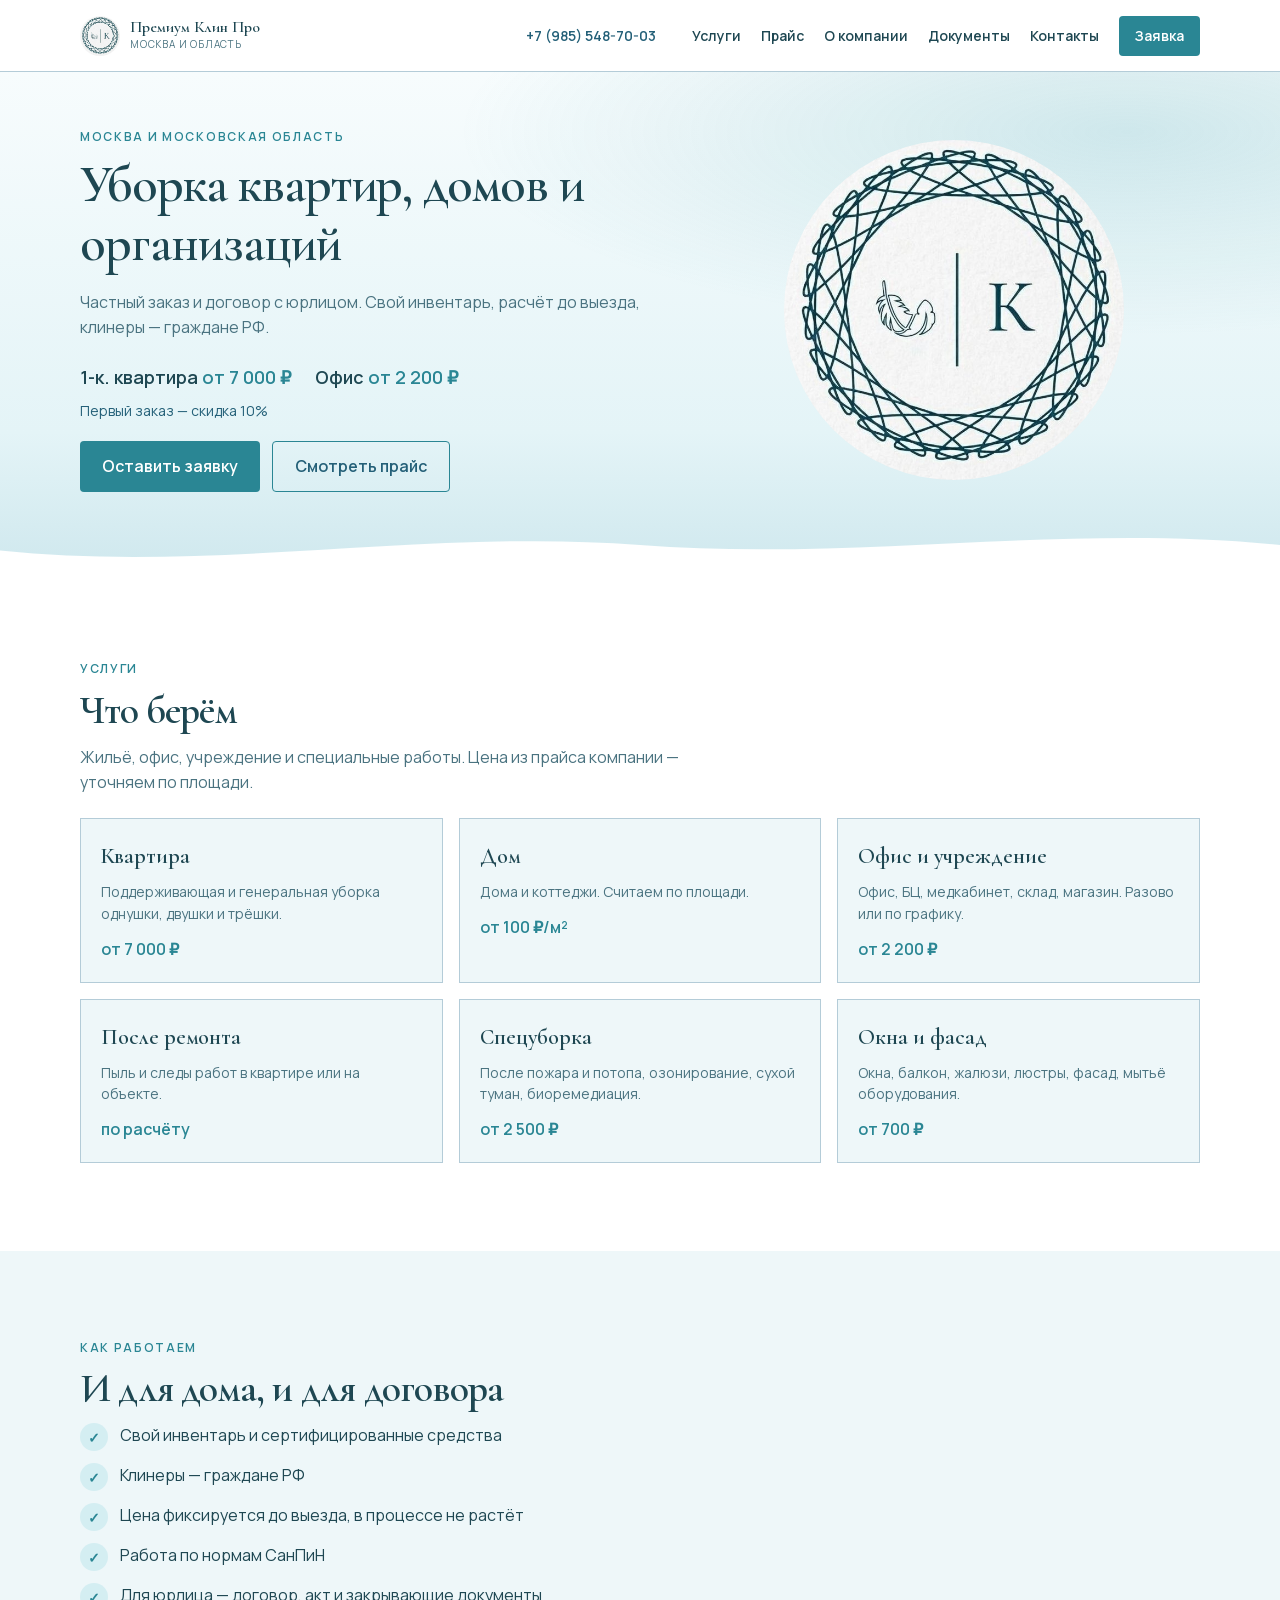
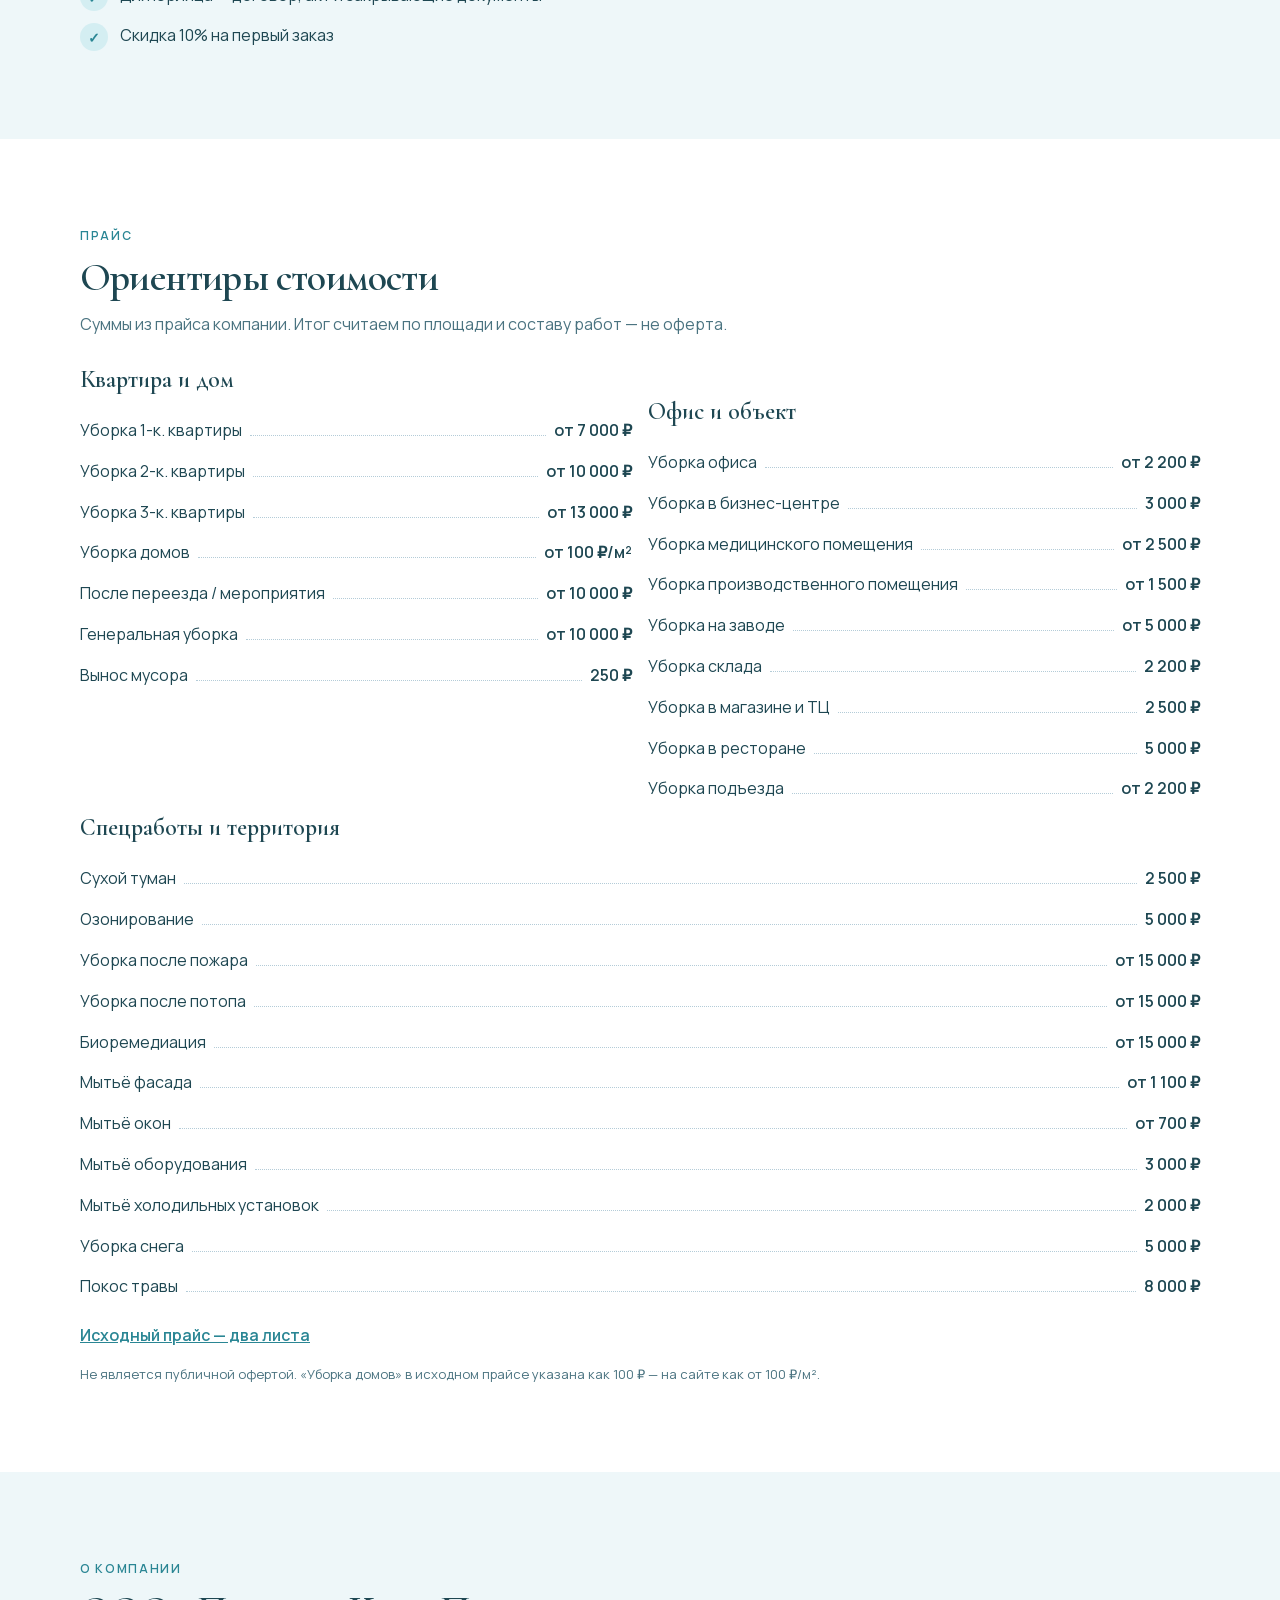
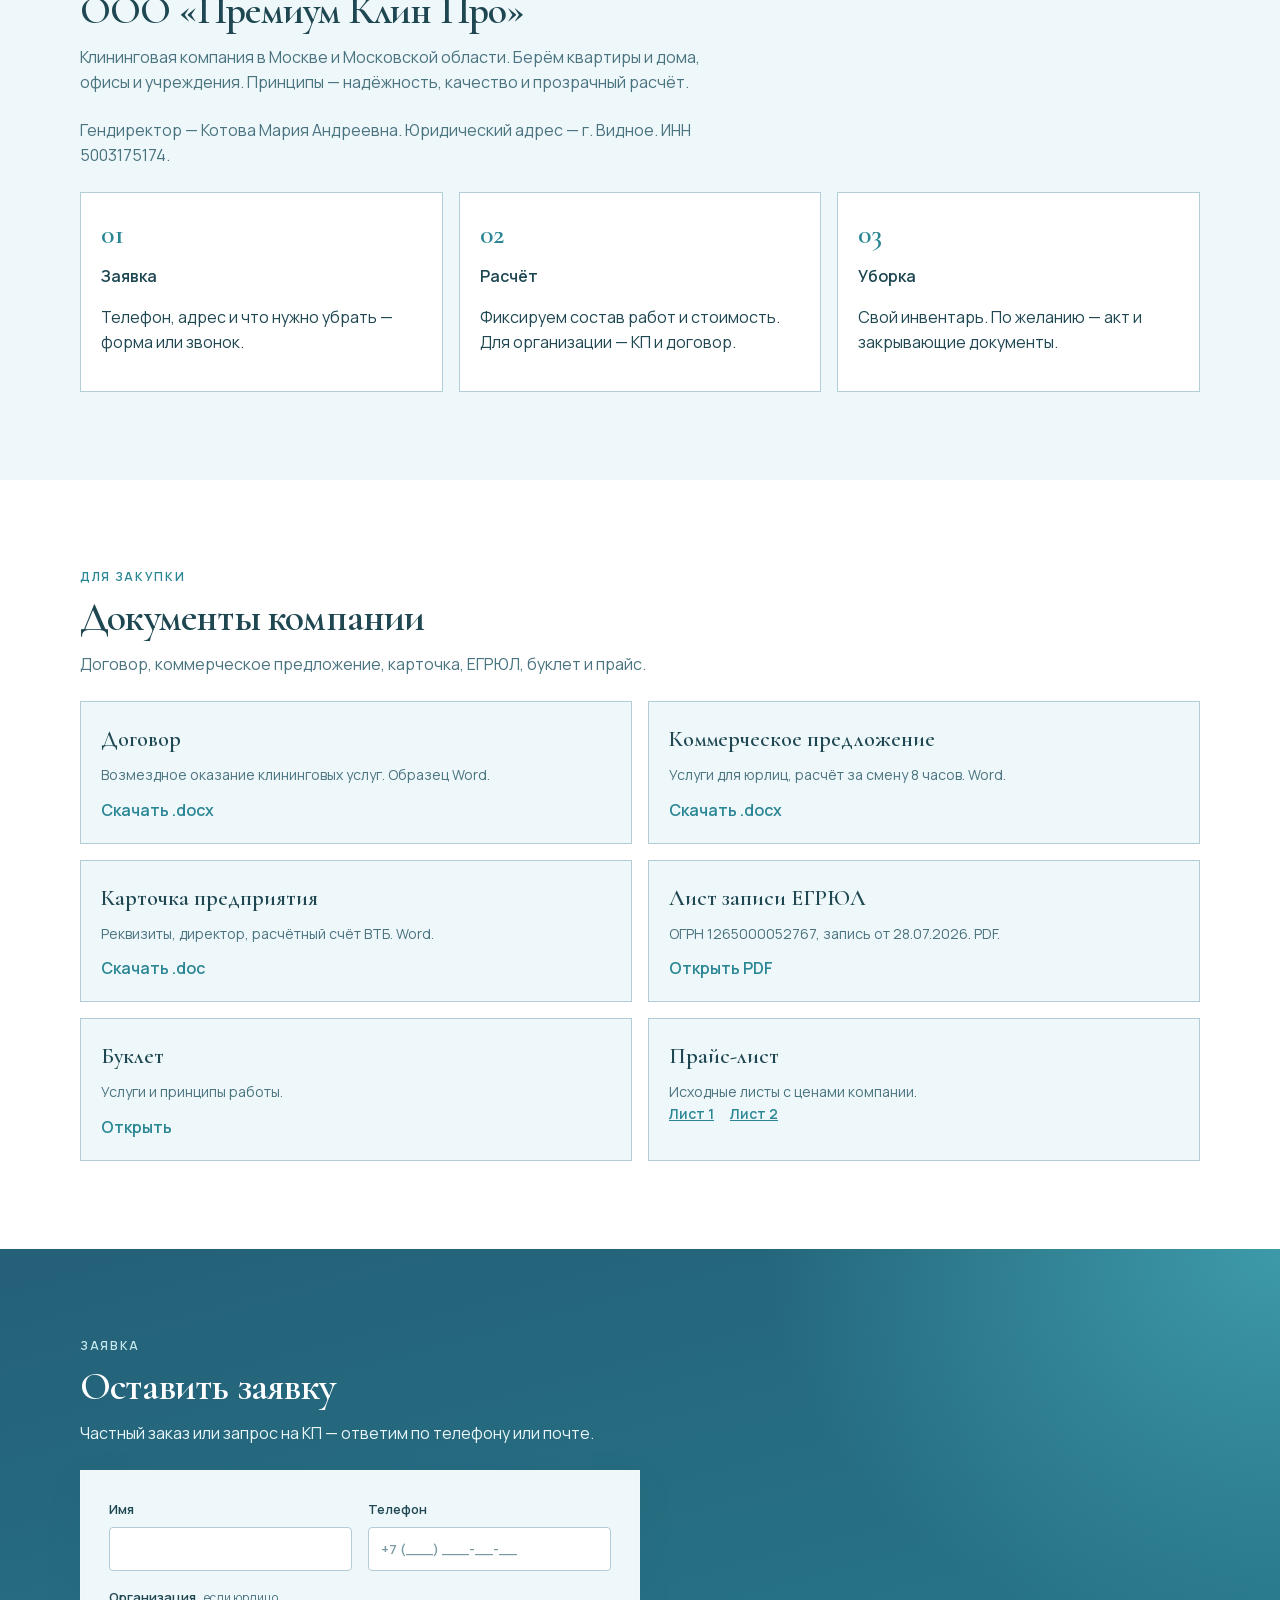
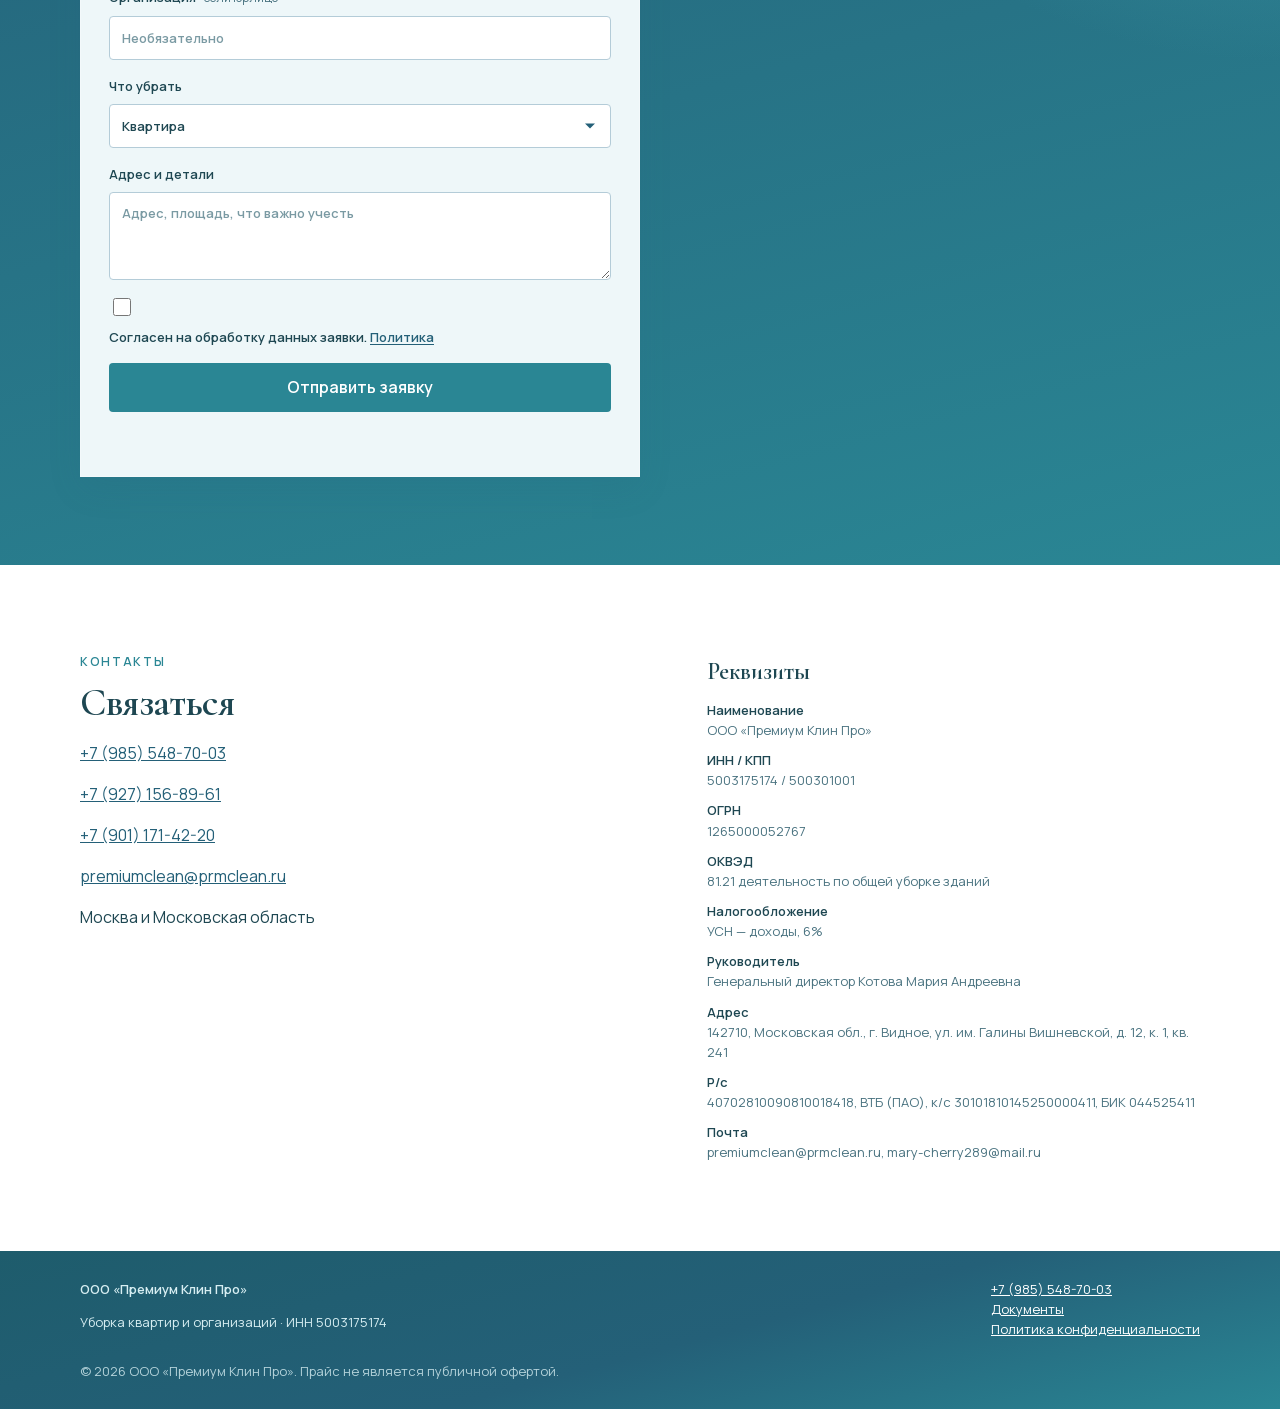
<file: index.html>
<!DOCTYPE html>
<html lang="ru">
<head>
  <meta charset="utf-8" />
  <meta name="viewport" content="width=device-width, initial-scale=1" />
  <meta name="robots" content="noindex, nofollow, noarchive, nosnippet, noimageindex" />
  <meta name="googlebot" content="noindex, nofollow, noarchive, nosnippet" />
  <meta name="yandex" content="none" />
  <meta http-equiv="X-Robots-Tag" content="noindex, nofollow, noarchive" />
  <title>Премиум Клин Про — уборка квартир и организаций, Москва и МО</title>
  <meta name="description" content="Клининг квартир, домов, офисов и учреждений в Москве и МО. ООО «Премиум Клин Про», ИНН 5003175174. Прайс на сайте, договор и документы для закупки." />
  <link rel="icon" href="img/favicon.svg" type="image/svg+xml" />
  <meta property="og:type" content="website" />
  <meta property="og:locale" content="ru_RU" />
  <meta property="og:site_name" content="Премиум Клин Про" />
  <meta property="og:title" content="Премиум Клин Про — уборка квартир и организаций" />
  <meta property="og:description" content="Квартиры, дома, офисы и учреждения в Москве и МО. Прайс на сайте. Для закупки — карточка и ЕГРЮЛ." />
  <meta property="og:image" content="img/logo.jpg" />
  <link rel="preload" href="fonts/manrope-400-cyrillic.woff2" as="font" type="font/woff2" crossorigin />
  <link rel="preload" href="fonts/manrope-400-latin.woff2" as="font" type="font/woff2" crossorigin />
  <link rel="preload" href="fonts/manrope-600-cyrillic.woff2" as="font" type="font/woff2" crossorigin />
  <link rel="preload" href="fonts/manrope-600-latin.woff2" as="font" type="font/woff2" crossorigin />
  <link rel="preload" href="fonts/cormorant-cyrillic.woff2" as="font" type="font/woff2" crossorigin />
  <link rel="preload" href="fonts/cormorant-latin.woff2" as="font" type="font/woff2" crossorigin />
  <link rel="stylesheet" href="css/styles.css?v=11" />
  <script type="application/ld+json">
  {
    "@context": "https://schema.org",
    "@type": "LocalBusiness",
    "name": "Премиум Клин Про",
    "legalName": "ООО «Премиум Клин Про»",
    "taxID": "5003175174",
    "email": "premiumclean@prmclean.ru",
    "telephone": ["+79855487003", "+79271568961", "+79011714220"],
    "address": {
      "@type": "PostalAddress",
      "streetAddress": "ул. имени Галины Вишневской, д. 12, к. 1",
      "addressLocality": "Видное",
      "addressRegion": "Московская область",
      "postalCode": "142710",
      "addressCountry": "RU"
    },
    "areaServed": ["Москва", "Московская область"]
  }
  </script>
</head>
<body>
  <header class="header" data-header>
    <div class="container header__inner">
      <a class="logo" href="#top">
        <img src="img/logo-mark.jpg" alt="" width="40" height="40" />
        <span class="logo__text">
          <span class="logo__name">Премиум Клин Про</span>
          <span class="logo__sub">Москва и область</span>
        </span>
      </a>
      <a class="header__phone" href="tel:+79855487003">+7 (985) 548-70-03</a>
      <nav class="nav" data-nav id="site-nav" aria-label="Разделы сайта">
        <a href="#services">Услуги</a>
        <a href="#prices">Прайс</a>
        <a href="#about">О компании</a>
        <a href="#docs">Документы</a>
        <a href="#contacts">Контакты</a>
        <a class="btn nav__cta" href="#order">Заявка</a>
      </nav>
      <button class="burger" type="button" data-burger aria-expanded="false" aria-controls="site-nav" aria-label="Открыть меню">
        <span></span>
      </button>
    </div>
  </header>
  <div class="nav-backdrop" data-backdrop hidden></div>

  <main id="top">
    <section class="hero">
      <div class="container hero__grid">
        <div>
          <p class="eyebrow">Москва и Московская область</p>
          <h1>Уборка квартир, домов и организаций</h1>
          <p class="lead">Частный заказ и договор с юрлицом. Свой инвентарь, расчёт до выезда, клинеры — граждане РФ.</p>
          <div class="hero__prices">
            <p>1-к. квартира <strong>от 7 000 ₽</strong></p>
            <p>Офис <strong>от 2 200 ₽</strong></p>
          </div>
          <p class="hero__note">Первый заказ — скидка 10%</p>
          <div class="btn-row">
            <a class="btn" href="#order">Оставить заявку</a>
            <a class="btn btn--ghost" href="#prices">Смотреть прайс</a>
          </div>
        </div>
        <img class="hero__mark" src="img/logo-mark.jpg" alt="Знак Премиум Клин Про" width="340" height="340" />
      </div>
    </section>

    <section class="section section--white" id="services">
      <div class="container">
        <p class="eyebrow">Услуги</p>
        <h2>Что берём</h2>
        <p class="lead">Жильё, офис, учреждение и специальные работы. Цена из прайса компании — уточняем по площади.</p>
        <div class="grid-3">
          <article class="card">
            <h3>Квартира</h3>
            <p>Поддерживающая и генеральная уборка однушки, двушки и трёшки.</p>
            <span class="from">от 7 000 ₽</span>
          </article>
          <article class="card">
            <h3>Дом</h3>
            <p>Дома и коттеджи. Считаем по площади.</p>
            <span class="from">от 100 ₽/м²</span>
          </article>
          <article class="card">
            <h3>Офис и учреждение</h3>
            <p>Офис, БЦ, медкабинет, склад, магазин. Разово или по графику.</p>
            <span class="from">от 2 200 ₽</span>
          </article>
          <article class="card">
            <h3>После ремонта</h3>
            <p>Пыль и следы работ в квартире или на объекте.</p>
            <span class="from">по расчёту</span>
          </article>
          <article class="card">
            <h3>Спецуборка</h3>
            <p>После пожара и потопа, озонирование, сухой туман, биоремедиация.</p>
            <span class="from">от 2 500 ₽</span>
          </article>
          <article class="card">
            <h3>Окна и фасад</h3>
            <p>Окна, балкон, жалюзи, люстры, фасад, мытьё оборудования.</p>
            <span class="from">от 700 ₽</span>
          </article>
        </div>
      </div>
    </section>

    <section class="section section--paper" id="why">
      <div class="container">
        <p class="eyebrow">Как работаем</p>
        <h2>И для дома, и для договора</h2>
        <ul class="why-list">
          <li><i>✓</i><span>Свой инвентарь и сертифицированные средства</span></li>
          <li><i>✓</i><span>Клинеры — граждане РФ</span></li>
          <li><i>✓</i><span>Цена фиксируется до выезда, в процессе не растёт</span></li>
          <li><i>✓</i><span>Работа по нормам СанПиН</span></li>
          <li><i>✓</i><span>Для юрлица — договор, акт и закрывающие документы</span></li>
          <li><i>✓</i><span>Скидка 10% на первый заказ</span></li>
        </ul>
      </div>
    </section>

    <section class="section section--white" id="prices">
      <div class="container">
        <p class="eyebrow">Прайс</p>
        <h2>Ориентиры стоимости</h2>
        <p class="lead">Суммы из прайса компании. Итог считаем по площади и составу работ — не оферта.</p>

        <div class="grid-2">
          <div class="price-block">
            <h3>Квартира и дом</h3>
            <div class="price-row"><span>Уборка 1-к. квартиры</span><span class="dots"></span><span class="sum">от 7 000 ₽</span></div>
            <div class="price-row"><span>Уборка 2-к. квартиры</span><span class="dots"></span><span class="sum">от 10 000 ₽</span></div>
            <div class="price-row"><span>Уборка 3-к. квартиры</span><span class="dots"></span><span class="sum">от 13 000 ₽</span></div>
            <div class="price-row"><span>Уборка домов</span><span class="dots"></span><span class="sum">от 100 ₽/м²</span></div>
            <div class="price-row"><span>После переезда / мероприятия</span><span class="dots"></span><span class="sum">от 10 000 ₽</span></div>
            <div class="price-row"><span>Генеральная уборка</span><span class="dots"></span><span class="sum">от 10 000 ₽</span></div>
            <div class="price-row"><span>Вынос мусора</span><span class="dots"></span><span class="sum">250 ₽</span></div>
          </div>
          <div class="price-block">
            <h3>Офис и объект</h3>
            <div class="price-row"><span>Уборка офиса</span><span class="dots"></span><span class="sum">от 2 200 ₽</span></div>
            <div class="price-row"><span>Уборка в бизнес-центре</span><span class="dots"></span><span class="sum">3 000 ₽</span></div>
            <div class="price-row"><span>Уборка медицинского помещения</span><span class="dots"></span><span class="sum">от 2 500 ₽</span></div>
            <div class="price-row"><span>Уборка производственного помещения</span><span class="dots"></span><span class="sum">от 1 500 ₽</span></div>
            <div class="price-row"><span>Уборка на заводе</span><span class="dots"></span><span class="sum">от 5 000 ₽</span></div>
            <div class="price-row"><span>Уборка склада</span><span class="dots"></span><span class="sum">2 200 ₽</span></div>
            <div class="price-row"><span>Уборка в магазине и ТЦ</span><span class="dots"></span><span class="sum">2 500 ₽</span></div>
            <div class="price-row"><span>Уборка в ресторане</span><span class="dots"></span><span class="sum">5 000 ₽</span></div>
            <div class="price-row"><span>Уборка подъезда</span><span class="dots"></span><span class="sum">от 2 200 ₽</span></div>
          </div>
        </div>

        <div class="price-block">
          <h3>Спецработы и территория</h3>
          <div class="price-row"><span>Сухой туман</span><span class="dots"></span><span class="sum">2 500 ₽</span></div>
          <div class="price-row"><span>Озонирование</span><span class="dots"></span><span class="sum">5 000 ₽</span></div>
          <div class="price-row"><span>Уборка после пожара</span><span class="dots"></span><span class="sum">от 15 000 ₽</span></div>
          <div class="price-row"><span>Уборка после потопа</span><span class="dots"></span><span class="sum">от 15 000 ₽</span></div>
          <div class="price-row"><span>Биоремедиация</span><span class="dots"></span><span class="sum">от 15 000 ₽</span></div>
          <div class="price-row"><span>Мытьё фасада</span><span class="dots"></span><span class="sum">от 1 100 ₽</span></div>
          <div class="price-row"><span>Мытьё окон</span><span class="dots"></span><span class="sum">от 700 ₽</span></div>
          <div class="price-row"><span>Мытьё оборудования</span><span class="dots"></span><span class="sum">3 000 ₽</span></div>
          <div class="price-row"><span>Мытьё холодильных установок</span><span class="dots"></span><span class="sum">2 000 ₽</span></div>
          <div class="price-row"><span>Уборка снега</span><span class="dots"></span><span class="sum">5 000 ₽</span></div>
          <div class="price-row"><span>Покос травы</span><span class="dots"></span><span class="sum">8 000 ₽</span></div>
          <a class="price-more" href="files/prajs-1.jpg" target="_blank" rel="noopener noreferrer">Исходный прайс — два листа</a>
        </div>
        <p class="price-note">Не является публичной офертой. «Уборка домов» в исходном прайсе указана как 100 ₽ — на сайте как от 100 ₽/м².</p>
      </div>
    </section>

    <section class="section section--paper" id="about">
      <div class="container">
        <p class="eyebrow">О компании</p>
        <h2>ООО «Премиум Клин Про»</h2>
        <p class="lead">Клининговая компания в Москве и Московской области. Берём квартиры и дома, офисы и учреждения. Принципы — надёжность, качество и прозрачный расчёт.</p>
        <p class="lead">Гендиректор — Котова Мария Андреевна. Юридический адрес — г. Видное. ИНН 5003175174.</p>
        <ol class="steps">
          <li>
            <strong>Заявка</strong>
            <p>Телефон, адрес и что нужно убрать — форма или звонок.</p>
          </li>
          <li>
            <strong>Расчёт</strong>
            <p>Фиксируем состав работ и стоимость. Для организации — КП и договор.</p>
          </li>
          <li>
            <strong>Уборка</strong>
            <p>Свой инвентарь. По желанию — акт и закрывающие документы.</p>
          </li>
        </ol>
      </div>
    </section>

    <section class="section section--white" id="docs">
      <div class="container">
        <p class="eyebrow">Для закупки</p>
        <h2>Документы компании</h2>
        <p class="lead">Договор, коммерческое предложение, карточка, ЕГРЮЛ, буклет и прайс.</p>
        <div class="grid-2">
          <a class="card doc-file" href="files/dogovor.docx" download>
            <h3>Договор</h3>
            <p>Возмездное оказание клининговых услуг. Образец Word.</p>
            <span class="from">Скачать .docx</span>
          </a>
          <a class="card doc-file" href="files/kommercheskoe-predlozhenie.docx" download>
            <h3>Коммерческое предложение</h3>
            <p>Услуги для юрлиц, расчёт за смену 8 часов. Word.</p>
            <span class="from">Скачать .docx</span>
          </a>
          <a class="card doc-file" href="files/kartochka.doc" download>
            <h3>Карточка предприятия</h3>
            <p>Реквизиты, директор, расчётный счёт ВТБ. Word.</p>
            <span class="from">Скачать .doc</span>
          </a>
          <a class="card doc-file" href="files/egrul.pdf" target="_blank" rel="noopener noreferrer">
            <h3>Лист записи ЕГРЮЛ</h3>
            <p>ОГРН 1265000052767, запись от 28.07.2026. PDF.</p>
            <span class="from">Открыть PDF</span>
          </a>
          <a class="card doc-file" href="files/buklet.jpg" target="_blank" rel="noopener noreferrer">
            <h3>Буклет</h3>
            <p>Услуги и принципы работы.</p>
            <span class="from">Открыть</span>
          </a>
          <article class="card">
            <h3>Прайс-лист</h3>
            <p>Исходные листы с ценами компании.</p>
            <p class="doc-file__links">
              <a href="files/prajs-1.jpg" target="_blank" rel="noopener noreferrer">Лист 1</a>
              <a href="files/prajs-2.jpg" target="_blank" rel="noopener noreferrer">Лист 2</a>
            </p>
          </article>
        </div>
      </div>
    </section>

    <section class="section section--brand" id="order">
      <div class="container">
        <p class="eyebrow">Заявка</p>
        <h2>Оставить заявку</h2>
        <p class="lead lead--on-brand">Частный заказ или запрос на КП — ответим по телефону или почте.</p>
        <form class="form form--card" data-lead-form>
          <div class="form__row">
            <label>
              <span class="form__caption">Имя</span>
              <input type="text" name="name" autocomplete="name" required />
            </label>
            <label>
              <span class="form__caption">Телефон</span>
              <input type="tel" name="phone" required autocomplete="tel" placeholder="+7 (___) ___-__-__" />
            </label>
          </div>
          <label>
            <span class="form__caption">Организация <span class="form__hint">если юрлицо</span></span>
            <input type="text" name="organization" autocomplete="organization" placeholder="Необязательно" />
          </label>
          <label>
            <span class="form__caption">Что убрать</span>
            <select name="service">
              <option value="Квартира">Квартира</option>
              <option value="Дом">Дом</option>
              <option value="Офис / учреждение">Офис / учреждение</option>
              <option value="После ремонта">После ремонта</option>
              <option value="Спецуборка">Спецуборка</option>
              <option value="Окна / фасад">Окна / фасад</option>
              <option value="Другое">Другое</option>
            </select>
          </label>
          <label>
            <span class="form__caption">Адрес и детали</span>
            <textarea name="comment" rows="3" placeholder="Адрес, площадь, что важно учесть"></textarea>
          </label>
          <label class="visually-hidden">Не заполняйте
            <input type="text" name="website" tabindex="-1" autocomplete="off" />
          </label>
          <label class="form__check">
            <input type="checkbox" name="agree" required />
            <span>Согласен на обработку данных заявки. <a href="privacy.html">Политика</a></span>
          </label>
          <button class="btn" type="submit">Отправить заявку</button>
          <p class="form__status" data-form-status></p>
        </form>
      </div>
    </section>

    <section class="section section--white" id="contacts">
      <div class="container contacts">
        <div>
          <p class="eyebrow">Контакты</p>
          <h2>Связаться</h2>
          <p><a href="tel:+79855487003">+7 (985) 548-70-03</a></p>
          <p><a href="tel:+79271568961">+7 (927) 156-89-61</a></p>
          <p><a href="tel:+79011714220">+7 (901) 171-42-20</a></p>
          <p><a href="mailto:premiumclean@prmclean.ru">premiumclean@prmclean.ru</a></p>
          <p>Москва и Московская область</p>
        </div>
        <div>
          <h3 class="contacts__title">Реквизиты</h3>
          <dl class="req">
            <dt>Наименование</dt>
            <dd>ООО «Премиум Клин Про»</dd>
            <dt>ИНН / КПП</dt>
            <dd>5003175174 / 500301001</dd>
            <dt>ОГРН</dt>
            <dd>1265000052767</dd>
            <dt>ОКВЭД</dt>
            <dd>81.21 деятельность по общей уборке зданий</dd>
            <dt>Налогообложение</dt>
            <dd>УСН — доходы, 6%</dd>
            <dt>Руководитель</dt>
            <dd>Генеральный директор Котова Мария Андреевна</dd>
            <dt>Адрес</dt>
            <dd>142710, Московская обл., г. Видное, ул. им. Галины Вишневской, д. 12, к. 1, кв. 241</dd>
            <dt>Р/с</dt>
            <dd>40702810090810018418, ВТБ (ПАО), к/с 30101810145250000411, БИК 044525411</dd>
            <dt>Почта</dt>
            <dd>premiumclean@prmclean.ru, mary-cherry289@mail.ru</dd>
          </dl>
        </div>
      </div>
    </section>
  </main>

  <footer class="footer">
    <div class="container">
      <div class="footer__top">
        <div>
          <strong>ООО «Премиум Клин Про»</strong>
          <p>Уборка квартир и организаций · ИНН 5003175174</p>
        </div>
        <div>
          <a href="tel:+79855487003">+7 (985) 548-70-03</a><br />
          <a href="#docs">Документы</a><br />
          <a href="privacy.html">Политика конфиденциальности</a>
        </div>
      </div>
      <p class="footer__legal">© <span data-year></span> ООО «Премиум Клин Про». Прайс не является публичной офертой.</p>
    </div>
  </footer>

  <div class="sticky-bar" aria-label="Быстрые действия">
    <a class="btn btn--ghost" href="tel:+79855487003">Позвонить</a>
    <a class="btn" href="#order">Заявка</a>
  </div>

  <script src="js/main.js?v=4"></script>
</body>
</html>
</file>
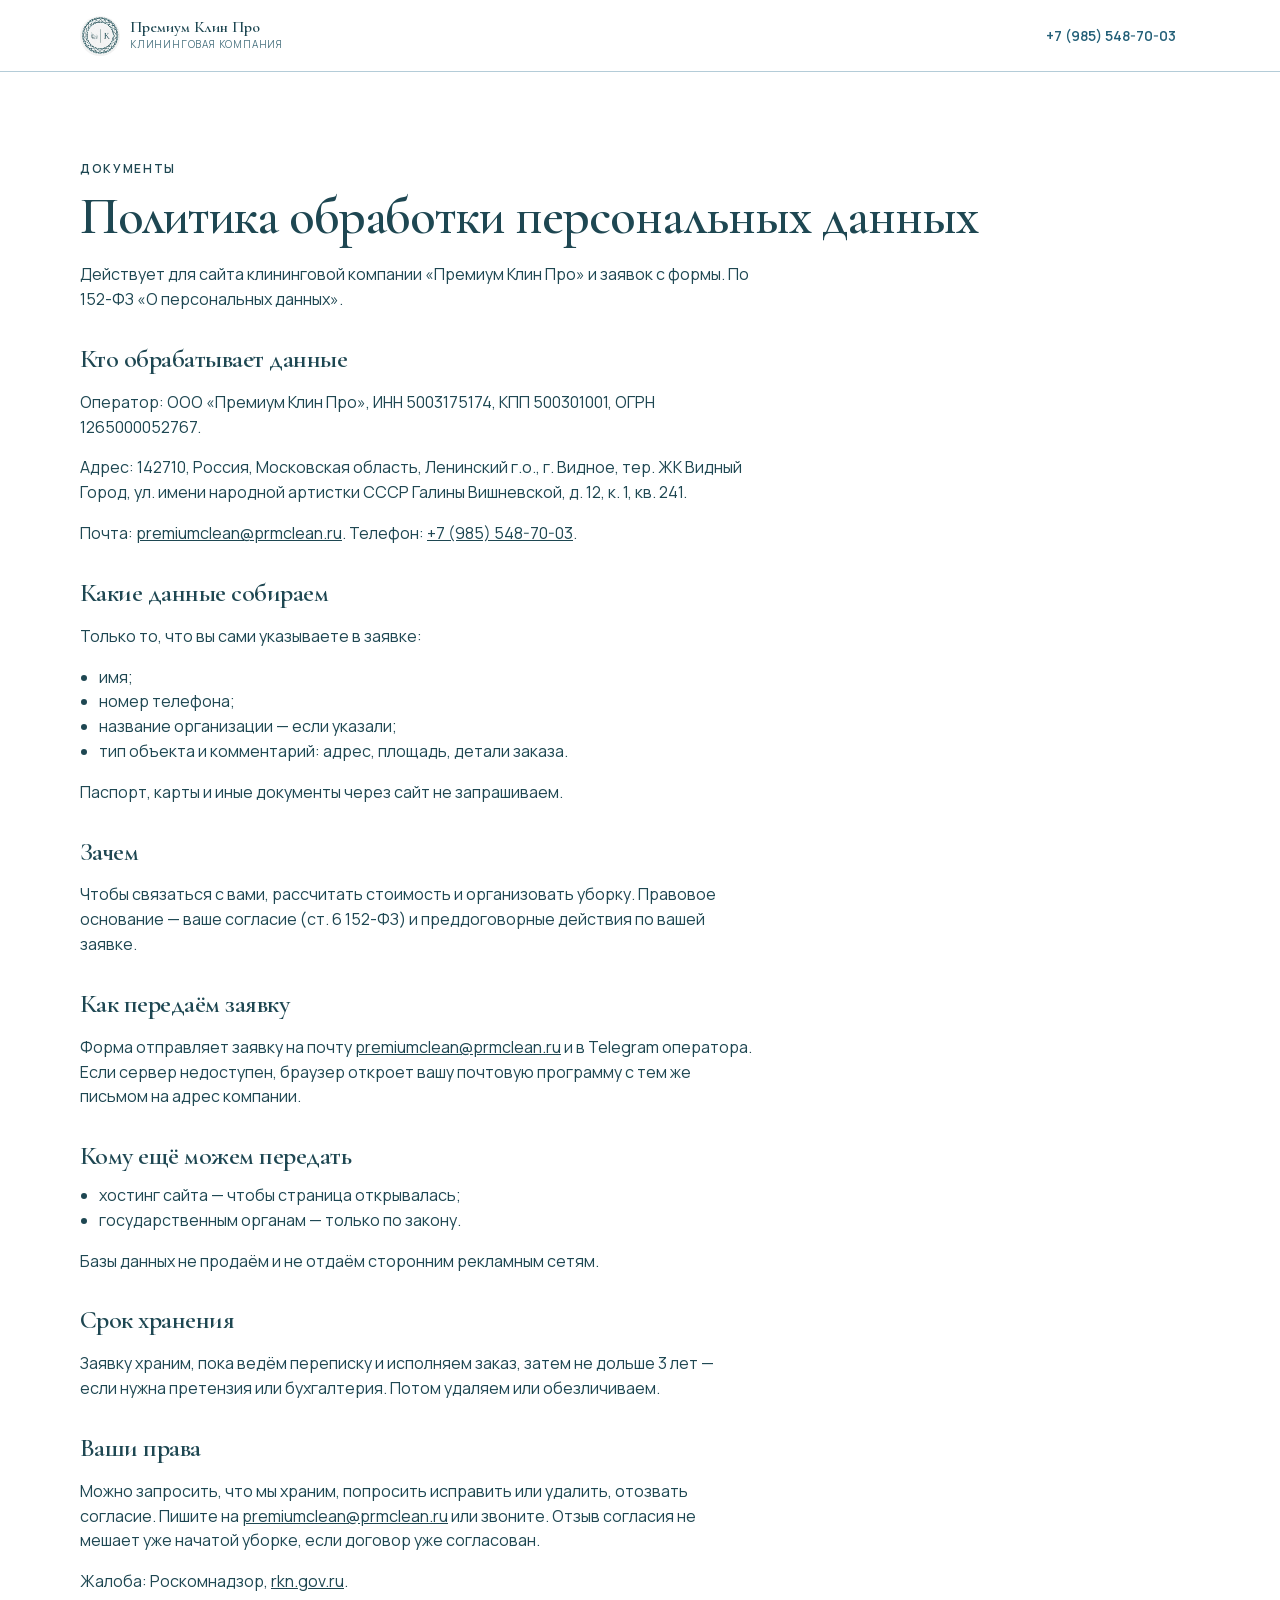
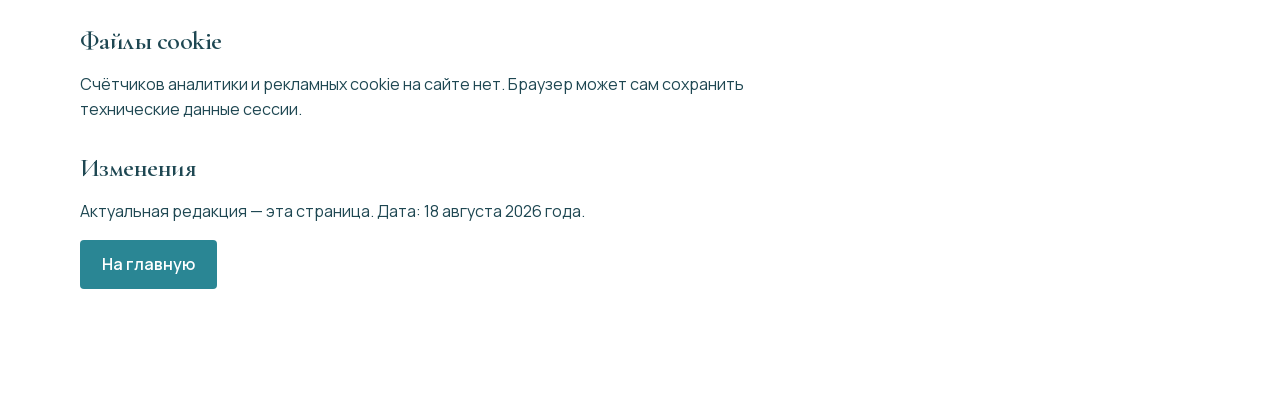
<file: privacy.html>
<!DOCTYPE html>
<html lang="ru">
<head>
  <meta charset="utf-8" />
  <meta name="viewport" content="width=device-width, initial-scale=1" />
  <meta name="robots" content="noindex, nofollow, noarchive, nosnippet, noimageindex" />
  <meta name="googlebot" content="noindex, nofollow, noarchive, nosnippet" />
  <meta name="yandex" content="none" />
  <meta http-equiv="X-Robots-Tag" content="noindex, nofollow, noarchive" />
  <title>Политика персональных данных — Премиум Клин Про</title>
  <link rel="icon" href="img/favicon.svg" type="image/svg+xml" />
  <link rel="preload" href="fonts/manrope-400-cyrillic.woff2" as="font" type="font/woff2" crossorigin />
  <link rel="preload" href="fonts/manrope-400-latin.woff2" as="font" type="font/woff2" crossorigin />
  <link rel="preload" href="fonts/manrope-600-cyrillic.woff2" as="font" type="font/woff2" crossorigin />
  <link rel="preload" href="fonts/manrope-600-latin.woff2" as="font" type="font/woff2" crossorigin />
  <link rel="preload" href="fonts/cormorant-cyrillic.woff2" as="font" type="font/woff2" crossorigin />
  <link rel="preload" href="fonts/cormorant-latin.woff2" as="font" type="font/woff2" crossorigin />
  <link rel="stylesheet" href="css/styles.css?v=11" />
</head>
<body>
  <header class="header">
    <div class="container header__inner">
      <a class="logo" href="index.html">
        <img src="img/logo-mark.jpg" alt="" width="40" height="40" />
        <span class="logo__text">
          <span class="logo__name">Премиум Клин Про</span>
          <span class="logo__sub">Клининговая компания</span>
        </span>
      </a>
      <a class="header__phone" href="tel:+79855487003">+7 (985) 548-70-03</a>
    </div>
  </header>
  <main class="section section--white">
    <div class="container doc">
      <p class="eyebrow">Документы</p>
      <h1>Политика обработки персональных данных</h1>
      <p class="lead">Действует для сайта клининговой компании «Премиум Клин Про» и заявок с формы. По 152-ФЗ «О персональных данных».</p>

      <h2>Кто обрабатывает данные</h2>
      <p>Оператор: ООО «Премиум Клин Про», ИНН 5003175174, КПП 500301001, ОГРН 1265000052767.</p>
      <p>Адрес: 142710, Россия, Московская область, Ленинский г.о., г. Видное, тер. ЖК Видный Город, ул. имени народной артистки СССР Галины Вишневской, д. 12, к. 1, кв. 241.</p>
      <p>Почта: <a href="mailto:premiumclean@prmclean.ru">premiumclean@prmclean.ru</a>. Телефон: <a href="tel:+79855487003">+7 (985) 548-70-03</a>.</p>

      <h2>Какие данные собираем</h2>
      <p>Только то, что вы сами указываете в заявке:</p>
      <ul>
        <li>имя;</li>
        <li>номер телефона;</li>
        <li>название организации — если указали;</li>
        <li>тип объекта и комментарий: адрес, площадь, детали заказа.</li>
      </ul>
      <p>Паспорт, карты и иные документы через сайт не запрашиваем.</p>

      <h2>Зачем</h2>
      <p>Чтобы связаться с вами, рассчитать стоимость и организовать уборку. Правовое основание — ваше согласие (ст. 6 152-ФЗ) и преддоговорные действия по вашей заявке.</p>

      <h2>Как передаём заявку</h2>
      <p>Форма отправляет заявку на почту <a href="mailto:premiumclean@prmclean.ru">premiumclean@prmclean.ru</a> и в Telegram оператора. Если сервер недоступен, браузер откроет вашу почтовую программу с тем же письмом на адрес компании.</p>

      <h2>Кому ещё можем передать</h2>
      <ul>
        <li>хостинг сайта — чтобы страница открывалась;</li>
        <li>государственным органам — только по закону.</li>
      </ul>
      <p>Базы данных не продаём и не отдаём сторонним рекламным сетям.</p>

      <h2>Срок хранения</h2>
      <p>Заявку храним, пока ведём переписку и исполняем заказ, затем не дольше 3 лет — если нужна претензия или бухгалтерия. Потом удаляем или обезличиваем.</p>

      <h2>Ваши права</h2>
      <p>Можно запросить, что мы храним, попросить исправить или удалить, отозвать согласие. Пишите на <a href="mailto:premiumclean@prmclean.ru">premiumclean@prmclean.ru</a> или звоните. Отзыв согласия не мешает уже начатой уборке, если договор уже согласован.</p>
      <p>Жалоба: Роскомнадзор, <a href="https://rkn.gov.ru/">rkn.gov.ru</a>.</p>

      <h2>Файлы cookie</h2>
      <p>Счётчиков аналитики и рекламных cookie на сайте нет. Браузер может сам сохранить технические данные сессии.</p>

      <h2>Изменения</h2>
      <p>Актуальная редакция — эта страница. Дата: 18 августа 2026 года.</p>

      <p><a class="btn" href="index.html">На главную</a></p>
    </div>
  </main>
</body>
</html>
</file>
<file: css/styles.css>
@font-face {
  font-family: Manrope;
  font-style: normal;
  font-weight: 400;
  font-display: optional;
  src: url("../fonts/manrope-400-cyrillic.woff2") format("woff2");
  unicode-range: U+0301, U+0400-045F, U+0490-0491, U+04B0-04B1, U+2116;
}

@font-face {
  font-family: Manrope;
  font-style: normal;
  font-weight: 400;
  font-display: optional;
  src: url("../fonts/manrope-400-latin.woff2") format("woff2");
  unicode-range: U+0000-00FF, U+0131, U+0152-0153, U+02BB-02BC, U+02C6, U+02DA, U+02DC, U+0304, U+0308, U+0329, U+2000-206F, U+20AC, U+2122, U+2191, U+2193, U+2212, U+2215, U+FEFF, U+FFFD;
}

@font-face {
  font-family: Manrope;
  font-style: normal;
  font-weight: 600;
  font-display: optional;
  src: url("../fonts/manrope-600-cyrillic.woff2") format("woff2");
  unicode-range: U+0301, U+0400-045F, U+0490-0491, U+04B0-04B1, U+2116;
}

@font-face {
  font-family: Manrope;
  font-style: normal;
  font-weight: 600;
  font-display: optional;
  src: url("../fonts/manrope-600-latin.woff2") format("woff2");
  unicode-range: U+0000-00FF, U+0131, U+0152-0153, U+02BB-02BC, U+02C6, U+02DA, U+02DC, U+0304, U+0308, U+0329, U+2000-206F, U+20AC, U+2122, U+2191, U+2193, U+2212, U+2215, U+FEFF, U+FFFD;
}

@font-face {
  font-family: "Cormorant Garamond";
  font-style: normal;
  font-weight: 600;
  font-display: optional;
  src: url("../fonts/cormorant-cyrillic.woff2") format("woff2");
  unicode-range: U+0301, U+0400-045F, U+0490-0491, U+04B0-04B1, U+2116;
}

@font-face {
  font-family: "Cormorant Garamond";
  font-style: normal;
  font-weight: 600;
  font-display: optional;
  src: url("../fonts/cormorant-latin.woff2") format("woff2");
  unicode-range: U+0000-00FF, U+0131, U+0152-0153, U+02BB-02BC, U+02C6, U+02DA, U+02DC, U+0304, U+0308, U+0329, U+2000-206F, U+20AC, U+2122, U+2191, U+2193, U+2212, U+2215, U+FEFF, U+FFFD;
}

:root {
  --brand: #2a8694;
  --brand-dark: #246078;
  --brand-mid: #4aa3b0;
  --brand-soft: #d4eef2;
  --wave: #b4d4dc;
  --paper: #eef7f9;
  --white: #fff;
  --ink: #1e4752;
  --muted: #4a7380;
  --line: #b4ccd8;
  --shadow: 0 12px 32px rgba(36, 96, 120, 0.1);
  --serif: "Cormorant Garamond", "Times New Roman", serif;
  --sans: "Manrope", "Segoe UI", sans-serif;
  --container: 1120px;
  --header-h: 64px;
  --radius: 4px;
  --gutter-fab: 64px;
}

*,
*::before,
*::after {
  box-sizing: border-box;
}

html {
  scroll-behavior: smooth;
}

html,
body {
  margin: 0;
  padding: 0;
}

body {
  font-family: var(--sans);
  color: var(--ink);
  background: var(--paper);
  line-height: 1.55;
  -webkit-font-smoothing: antialiased;
}

body.is-menu-open {
  overflow: hidden;
}

img {
  max-width: 100%;
  height: auto;
  display: block;
}

a {
  color: inherit;
}

button,
input,
select,
textarea {
  font: inherit;
}

.container {
  width: min(calc(100% - 32px), var(--container));
  margin-inline: auto;
}

.visually-hidden {
  position: absolute;
  width: 1px;
  height: 1px;
  padding: 0;
  margin: -1px;
  overflow: hidden;
  clip: rect(0, 0, 0, 0);
  border: 0;
}

.section {
  padding: 64px 0;
}

@media (max-width: 719px) {
  .section--brand {
    padding-bottom: calc(72px + var(--gutter-fab));
  }
}

.section--paper {
  background: var(--paper);
}

.section--white {
  background: var(--white);
}

.section--brand {
  background:
    radial-gradient(80% 90% at 100% 0%, #3d9aa8 0%, transparent 50%),
    linear-gradient(165deg, #246078 0%, #2a8694 100%);
  color: var(--white);
}

.eyebrow {
  margin: 0 0 8px;
  font-size: 12px;
  font-weight: 600;
  letter-spacing: 0.14em;
  text-transform: uppercase;
  color: var(--brand);
}

.section--brand .eyebrow {
  color: #c5e8ee;
}

.section--brand .lead,
.lead--on-brand {
  color: #e8f6f8;
}

.contacts__title {
  margin: 0 0 8px;
  font-family: var(--serif);
  font-size: 24px;
  font-weight: 600;
}

.doc h2 {
  margin: 32px 0 12px;
  font-size: 26px;
}

.doc p,
.doc li {
  max-width: 42em;
  color: var(--ink);
}

.doc ul {
  margin: 0 0 16px;
  padding-left: 1.2em;
}

h1,
h2,
.display {
  font-family: var(--serif);
  font-weight: 600;
  letter-spacing: -0.02em;
  line-height: 1.15;
}

h1 {
  margin: 0 0 16px;
  font-size: clamp(32px, 7vw, 52px);
}

h2 {
  margin: 0 0 12px;
  font-size: clamp(28px, 5vw, 40px);
}

.lead {
  margin: 0 0 24px;
  color: var(--muted);
  max-width: 42em;
}

.btn {
  display: inline-flex;
  align-items: center;
  justify-content: center;
  min-height: 48px;
  padding: 12px 22px;
  border: 0;
  border-radius: var(--radius);
  background: var(--brand);
  color: var(--white);
  text-decoration: none;
  font-weight: 600;
  cursor: pointer;
}

.btn:hover {
  background: var(--brand-dark);
}

.btn--ghost {
  background: transparent;
  color: var(--brand-dark);
  border: 1px solid var(--brand);
}

.btn--ghost:hover {
  background: var(--brand-soft);
}

.btn--light {
  background: var(--white);
  color: var(--brand-dark);
}

.btn--light:hover {
  background: var(--brand-soft);
}

.btn-row {
  display: flex;
  flex-wrap: wrap;
  gap: 12px;
}

/* Header */

.header {
  position: sticky;
  top: 0;
  z-index: 40;
  height: var(--header-h);
  background: var(--white);
  border-bottom: 1px solid var(--line);
}

.header__inner {
  display: flex;
  align-items: center;
  justify-content: space-between;
  height: var(--header-h);
  gap: 12px;
}

.logo {
  display: flex;
  align-items: center;
  gap: 10px;
  text-decoration: none;
  min-width: 0;
}

.logo img {
  width: 40px;
  height: 40px;
  object-fit: cover;
  border-radius: 50%;
}

.logo__text {
  display: flex;
  flex-direction: column;
  min-width: 0;
}

.logo__name {
  font-family: var(--serif);
  font-size: 16px;
  font-weight: 600;
  line-height: 1.1;
}

.logo__sub {
  font-size: 10px;
  letter-spacing: 0.08em;
  text-transform: uppercase;
  color: var(--muted);
}

.header__phone {
  display: none;
  color: var(--brand-dark);
  text-decoration: none;
  font-weight: 600;
  font-size: 14px;
  white-space: nowrap;
}

.burger {
  width: 44px;
  height: 44px;
  border: 0;
  background: transparent;
  padding: 0;
  cursor: pointer;
}

.burger span,
.burger span::before,
.burger span::after {
  display: block;
  width: 22px;
  height: 2px;
  background: var(--ink);
  position: relative;
  margin: 0 auto;
}

.burger span::before,
.burger span::after {
  content: "";
  position: absolute;
  left: 0;
}

.burger span::before {
  top: -7px;
}

.burger span::after {
  top: 7px;
}

.nav-backdrop {
  display: none;
  position: fixed;
  inset: var(--header-h) 0 0;
  background: rgba(26, 47, 56, 0.45);
  z-index: 30;
}

.nav {
  display: none;
  position: fixed;
  top: var(--header-h);
  right: 0;
  bottom: 0;
  width: min(100%, 320px);
  background: var(--white);
  z-index: 35;
  padding: 24px 20px 96px;
  overflow: auto;
}

body.is-menu-open .nav,
body.is-menu-open .nav-backdrop {
  display: block;
}

.nav a {
  display: block;
  padding: 12px 0;
  text-decoration: none;
  border-bottom: 1px solid var(--brand-soft);
  font-weight: 600;
}

.nav a.btn {
  display: flex;
  align-items: center;
  justify-content: center;
  margin-top: 20px;
  padding: 12px 22px;
  border-bottom: 0;
  line-height: 1;
}

/* Hero */

.hero {
  position: relative;
  padding: 32px 0 72px;
  background:
    radial-gradient(90% 70% at 88% 12%, rgba(74, 163, 176, 0.22), transparent 58%),
    linear-gradient(180deg, #f7fcfd 0%, #e4f4f7 72%, #cfe8ee 100%);
  overflow: hidden;
}

.hero::after {
  content: "";
  position: absolute;
  left: 0;
  right: 0;
  bottom: -1px;
  height: 56px;
  background: url("data:image/svg+xml,%3Csvg xmlns='http://www.w3.org/2000/svg' viewBox='0 0 1440 80' preserveAspectRatio='none'%3E%3Cpath fill='%23ffffff' d='M0 48c240 32 480-32 720-8s480-32 720 0v40H0z'/%3E%3C/svg%3E") center / 100% 100% no-repeat;
  pointer-events: none;
}

.hero__grid {
  display: grid;
  gap: 28px;
}

.hero__mark {
  width: min(220px, 56vw);
  margin: 0 auto;
  border-radius: 50%;
}

.hero__facts {
  margin: 0 0 16px;
  font-size: 13px;
  color: var(--muted);
  letter-spacing: 0.01em;
}

.hero__price,
.hero__prices {
  margin: 0 0 8px;
  font-size: 18px;
  font-weight: 600;
}

.hero__prices {
  display: flex;
  flex-wrap: wrap;
  gap: 8px 24px;
}

.hero__prices p {
  margin: 0;
}

.hero__price strong,
.hero__prices strong {
  color: var(--brand);
}

.hero__note {
  margin: 0 0 20px;
  font-size: 14px;
  color: var(--brand-dark);
}

/* Cards */

.grid-3,
.grid-2 {
  display: grid;
  gap: 16px;
}

.card {
  min-width: 0;
  padding: 20px;
  background: var(--white);
  border: 1px solid var(--line);
}

.section--white .card {
  background: var(--paper);
}

.card h3 {
  margin: 0 0 8px;
  font-family: var(--serif);
  font-size: 22px;
  font-weight: 600;
}

.card p {
  margin: 0;
  color: var(--muted);
  font-size: 14px;
}

.card .from {
  display: block;
  margin-top: 12px;
  font-weight: 600;
  color: var(--brand);
}

a.card.doc-file {
  text-decoration: none;
  color: inherit;
}

a.card.doc-file:hover {
  border-color: var(--brand);
}

.doc-file__links {
  display: flex;
  gap: 16px;
  margin: 12px 0 0;
}

.doc-file__links a {
  font-weight: 600;
  color: var(--brand);
}

/* Prices */

.price-block + .price-block {
  margin-top: 32px;
}

.price-block h3 {
  margin: 0 0 12px;
  font-family: var(--serif);
  font-size: 24px;
}

.price-row {
  display: grid;
  grid-template-columns: auto minmax(0, 1fr) auto;
  gap: 8px;
  align-items: baseline;
  padding: 8px 0;
  min-width: 0;
}

.price-row span:first-child {
  min-width: 0;
}

.price-row .dots {
  border-bottom: 1px dotted var(--line);
  min-width: 12px;
}

.price-row .sum {
  font-weight: 600;
  white-space: nowrap;
}

.price-note {
  margin: 16px 0 0;
  font-size: 13px;
  color: var(--muted);
}

/* Why */

.why-list {
  display: grid;
  gap: 12px;
  margin: 0;
  padding: 0;
  list-style: none;
}

.why-list li {
  display: grid;
  grid-template-columns: 28px 1fr;
  gap: 12px;
  align-items: start;
  min-width: 0;
}

.why-list i {
  width: 28px;
  height: 28px;
  border-radius: 50%;
  background: var(--brand-soft);
  color: var(--brand);
  font-style: normal;
  font-size: 14px;
  font-weight: 600;
  display: grid;
  place-items: center;
}

/* Steps */

.steps {
  display: grid;
  gap: 16px;
  margin: 0;
  padding: 0;
  list-style: none;
  counter-reset: step;
}

.steps li {
  min-width: 0;
  padding: 20px;
  background: var(--white);
  border: 1px solid var(--line);
  counter-increment: step;
}

.steps li::before {
  content: counter(step, decimal-leading-zero);
  display: block;
  margin-bottom: 8px;
  font-family: var(--serif);
  font-size: 28px;
  color: var(--brand);
}

/* Form */

.form {
  display: grid;
  gap: 16px;
}

.form--card {
  max-width: 560px;
  padding: 24px;
  background: var(--paper);
  color: var(--ink);
  border: 1px solid rgba(255, 255, 255, 0.28);
  box-shadow: var(--shadow);
}

.form__row {
  display: grid;
  gap: 16px;
}

.form label {
  display: grid;
  gap: 8px;
  font-size: 13px;
  font-weight: 600;
  min-width: 0;
  color: var(--ink);
}

.form__caption {
  display: flex;
  align-items: baseline;
  flex-wrap: wrap;
  gap: 8px;
}

.form__hint {
  font-weight: 400;
  font-size: 12px;
  color: var(--muted);
}

.form input,
.form select,
.form textarea {
  width: 100%;
  min-height: 44px;
  padding: 10px 12px;
  border: 1px solid var(--line);
  border-radius: var(--radius);
  background: var(--white);
  color: var(--ink);
}

.form input::placeholder,
.form textarea::placeholder {
  color: #7a9aa3;
}

.form select {
  appearance: none;
  background-image: url("data:image/svg+xml,%3Csvg xmlns='http://www.w3.org/2000/svg' width='12' height='8' viewBox='0 0 12 8'%3E%3Cpath fill='%23246078' d='M1 1.5 6 6.5 11 1.5'/%3E%3C/svg%3E");
  background-repeat: no-repeat;
  background-position: right 14px center;
  padding-right: 40px;
}

.form input:focus,
.form select:focus,
.form textarea:focus {
  outline: 2px solid var(--brand);
  outline-offset: 1px;
  border-color: var(--brand);
}

.form textarea {
  min-height: 88px;
  resize: vertical;
}

.form__check {
  display: flex;
  gap: 10px;
  align-items: flex-start;
  font-weight: 400;
  color: var(--muted);
}

.form__check a {
  color: var(--brand-dark);
  text-decoration: underline;
  text-underline-offset: 2px;
}

.form__check input {
  width: 18px;
  height: 18px;
  min-height: 0;
  margin-top: 2px;
  accent-color: var(--brand);
}

.form .btn {
  width: 100%;
}

.form__status {
  min-height: 1.4em;
  margin: 0;
  font-size: 14px;
}

.form__status.is-ok {
  color: #2a6a4a;
}

.form__status.is-err {
  color: #8a2a2a;
}

.price-more {
  display: inline-block;
  margin-top: 16px;
  font-weight: 600;
  color: var(--brand);
}

@media (min-width: 560px) {
  .form--card {
    padding: 28px;
  }

  .form__row {
    grid-template-columns: 1fr 1fr;
  }
}

/* Contacts */

.contacts {
  display: grid;
  gap: 24px;
}

.contacts a {
  color: var(--brand-dark);
}

.req {
  margin: 0;
  font-size: 13px;
  color: var(--muted);
}

.req dt {
  font-weight: 600;
  color: var(--ink);
  margin-top: 10px;
}

.req dd {
  margin: 0;
}

/* Footer */

.footer {
  padding: 28px 0 calc(28px + var(--gutter-fab));
  background: linear-gradient(165deg, #1e5c6c 0%, #246078 55%, #2a8694 100%);
  color: #d7eef2;
  font-size: 13px;
}

.footer a {
  color: #fff;
}

.footer__top {
  display: grid;
  gap: 16px;
}

.footer__legal {
  margin: 16px 0 0;
  opacity: 0.8;
}

/* Sticky mobile bar */

.sticky-bar {
  position: fixed;
  left: 0;
  right: 0;
  bottom: 0;
  z-index: 25;
  display: grid;
  grid-template-columns: 1fr 1fr;
  gap: 8px;
  padding: 10px 16px calc(10px + env(safe-area-inset-bottom));
  background: var(--white);
  border-top: 1px solid var(--line);
}

.sticky-bar .btn {
  min-height: 44px;
  width: 100%;
}

@media (min-width: 720px) {
  :root {
    --header-h: 72px;
  }

  .section {
    padding: 88px 0;
  }

  .hero {
    padding: 56px 0 80px;
  }

  .hero__grid {
    grid-template-columns: 1.1fr 0.9fr;
    align-items: center;
  }

  .hero__mark {
    width: min(340px, 100%);
  }

  .grid-2 {
    grid-template-columns: 1fr 1fr;
  }

  .grid-3 {
    grid-template-columns: repeat(3, minmax(0, 1fr));
  }

  .steps {
    grid-template-columns: repeat(3, minmax(0, 1fr));
  }

  .contacts {
    grid-template-columns: 1.1fr 0.9fr;
  }

  .header__phone {
    display: inline;
    margin-left: auto;
    margin-right: 16px;
  }

  .burger {
    display: none;
  }

  .nav-backdrop {
    display: none !important;
  }

  .nav {
    display: flex;
    position: static;
    width: auto;
    padding: 0;
    overflow: visible;
    align-items: center;
    gap: 20px;
  }

  .nav a {
    display: inline;
    padding: 0;
    border: 0;
    font-size: 14px;
  }

  .nav a.btn {
    display: inline-flex;
    margin: 0;
    min-height: 40px;
    padding: 0 16px;
  }

  .section--brand {
    padding-bottom: 88px;
  }

  .sticky-bar {
    display: none;
  }

  .footer {
    padding-bottom: 28px;
  }

  .footer__top {
    grid-template-columns: 1fr auto;
    align-items: start;
  }
}

@media (min-width: 1024px) {
  .header__phone {
    margin-right: 24px;
  }
}
</file>
